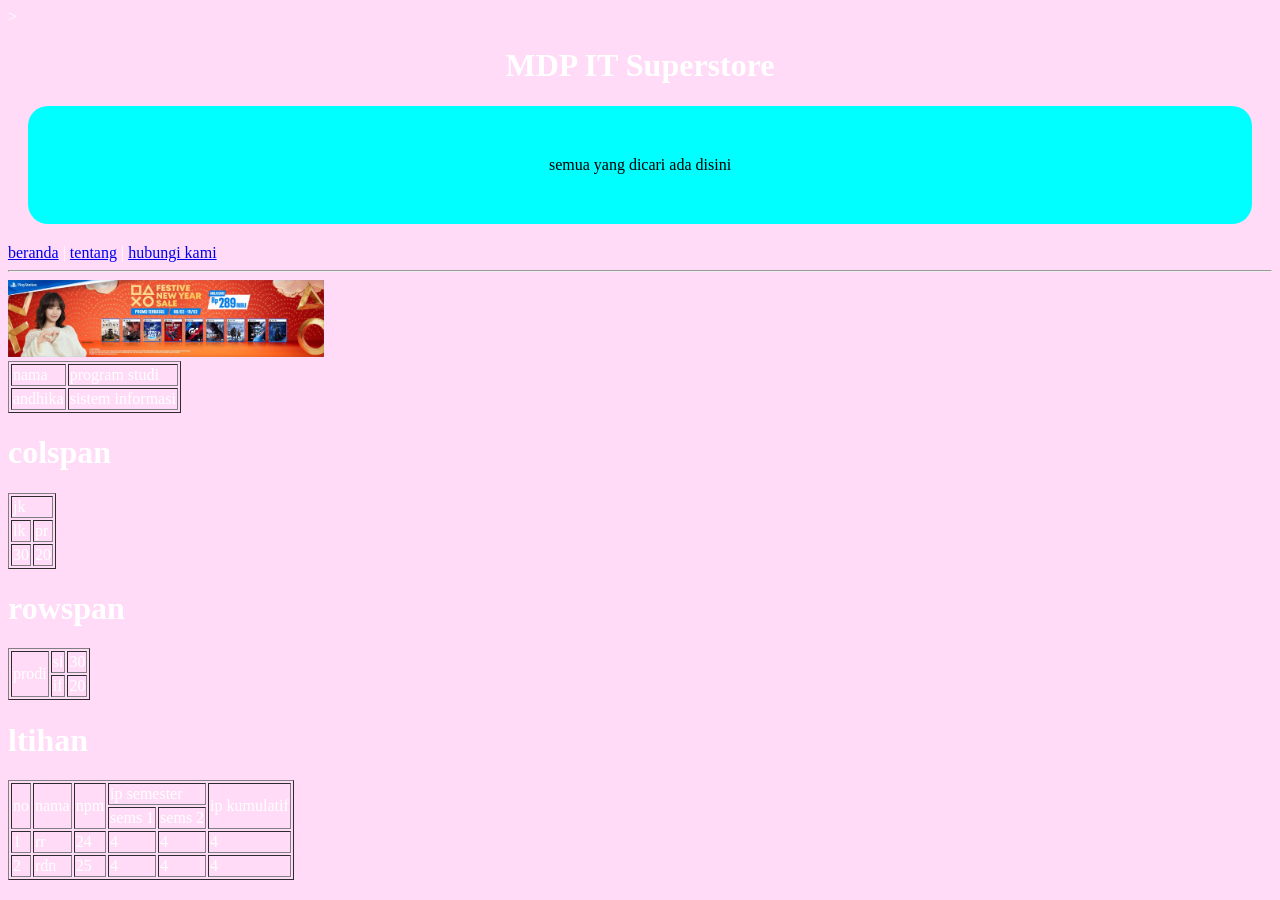
<file: index.html>
<!DOCTYPE html>
<html lang="en">
<head>
    <meta charset="UTF-8">
    <meta name="viewport" content="width=, initial-scale=1.0">
    <title>halaman utama</title>
    <link rel="stylesheet" href="css/style.css">
</head>
<body>
    <!--tag heading: h1 sd h6-->>
    <h1 class="txt-center">MDP IT Superstore</h1>
    <p class="bg-warning txt-black txt-center p-1 m-1">semua yang dicari ada disini</p>
    <!-- ini komentar, komentar tidak ditampilkan pada browser -->
     <!-- hello -->

    <!-- hyperlink -->
    <a href="index.html">beranda</a> |
    <a href="tentang.html">tentang</a> |
    <a href="hubungi.html">hubungi kami</a>

    <hr>
    
    <!-- image -->
     <img src="images/gambar.webp" alt="gambar banner" width="25%">


    <!-- tabel -->
    <table border="1">
        <!-- baris -->
         <tr>
            <!-- kolom -->
             <td>
                nama
             </td>
             <td>
                program studi
             </td>
         </tr> 
         <tr>
            <td>andhika</td>
            <td>sistem informasi</td>
         </tr>
    </table>
    <h1>colspan</h1>
    <!-- table colspan -->
    <table border="1">
        <!-- baris 1 -->
        <tr>
            <td colspan="2">jk</td>
        </tr>
        <!-- baris 2 -->
        <tr>
            <td>lk</td>
            <td>pr</td>
        </tr>
        <!-- baris 3 -->
        <tr>
            <td>30</td>
            <td>20</td>
        </tr>   
    </table>
    <h1>rowspan</h1>
    <!-- table rowspan -->
     <table border="1">
        <!-- baris 1 -->
     <tr>
        <td rowspan="2">prodi</td>
        <td>si</td>
        <td>30</td>
     </tr>
     <!-- baris 2 -->
      <tr>
        <td>if</td>
        <td>20</td>
      </tr>
      </table>
      <h1>ltihan</h1>
      <!-- contoh tugas -->
       <table border="1">
        <!-- baris 1 -->
        <tr>
            <td rowspan="2">no</td>
            <td rowspan="2">nama</td>
            <td rowspan="2">npm</td>
            <td colspan="2">ip semester</td>
            <td rowspan="2">ip kumulatif</td>
        </tr>
        <!-- baris 2 -->
        <tr>
            <td>sems 1</td>
            <td>sems 2</td>
        </tr>
        <!-- baris 3 -->
        <tr>
            <td>1</td>
            <td>rr</td>
            <td>24</td>
            <td>4</td>
            <td>4</td>
            <td>4</td>
        </tr>
        <!-- baris 4 -->
        <tr>
            <td>2</td>
            <td>rdn</td>
            <td>25</td>
            <td>4</td>
            <td>4</td>
            <td>4</td>
        </tr>





</body>
</html>
</file>
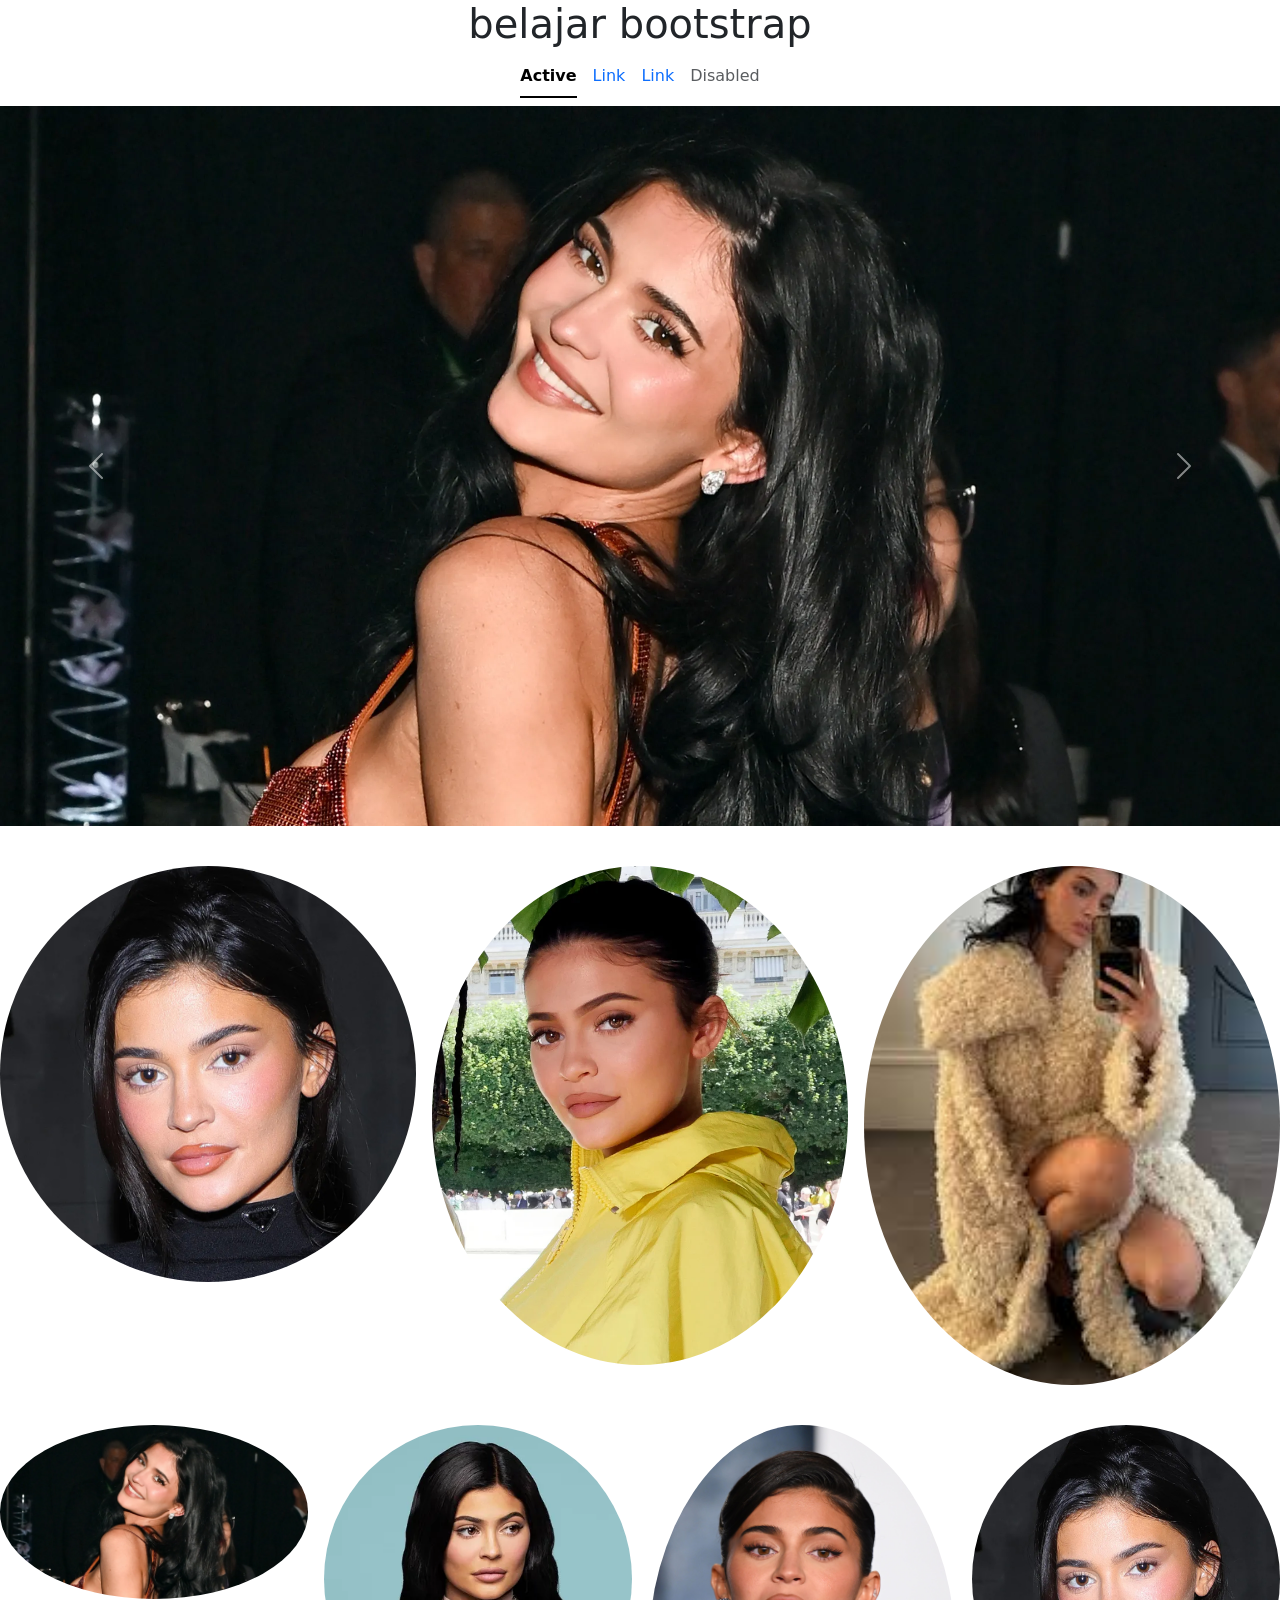
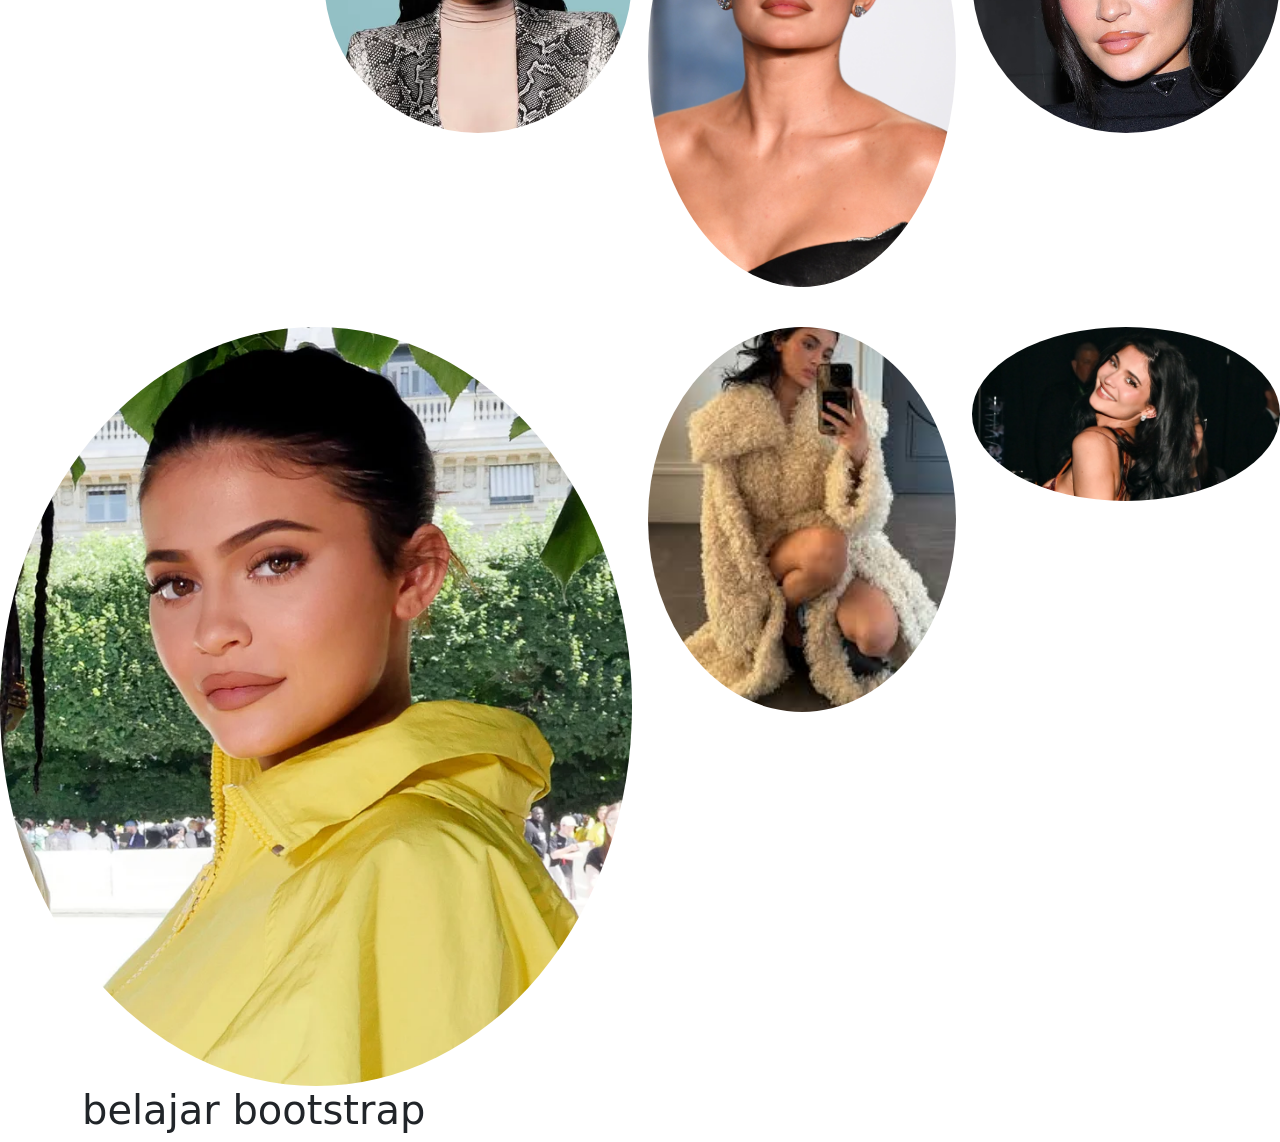
<file: bootstrap/index.html>
<!doctype html>
<html lang="en">
  <head>
    <meta charset="UTF-8" />
    <meta name="viewport" content="width=device-width, initial-scale=1.0" />
    <title>Belajar Bootstrap</title>
    <!-- bootstrap css -->
    <link
      href="https://cdn.jsdelivr.net/npm/bootstrap@5.3.8/dist/css/bootstrap.min.css"
      rel="stylesheet"
      integrity="sha384-sRIl4kxILFvY47J16cr9ZwB07vP4J8+LH7qKQnuqkuIAvNWLzeN8tE5YBujZqJLB"
      crossorigin="anonymous"
    />
  </head>

  <body>
    <div class="container-f">
      <!-- container field -->
      <h1 class="text-center">belajar bootstrap</h1>
      <ul class="nav nav-underline justify-content-center mb-2">
        <li class="nav-item">
          <a class="nav-link active" aria-current="page" href="#">Active</a>
        </li>
        <li class="nav-item">
          <a class="nav-link" href="#">Link</a>
        </li>
        <li class="nav-item">
          <a class="nav-link" href="#">Link</a>
        </li>
        <li class="nav-item">
          <a class="nav-link disabled" aria-disabled="true">Disabled</a>
        </li>
      </ul>
      <div
        id="carouselExampleAutoplaying"
        class="carousel slide"
        data-bs-ride="carousel"
      >
        <div class="carousel-inner">
          <div class="carousel-item active">
            <img src="gambar1.webp" class="d-block w-100" alt="..." />
          </div>
          <div class="carousel-item">
            <img src="gambar2.webp" class="d-block w-100" alt="..." />
          </div>
          <div class="carousel-item">
            <img src="gambar3.webp" class="d-block w-100" alt="..." />
          </div>
        </div>
        <button
          class="carousel-control-prev"
          type="button"
          data-bs-target="#carouselExampleAutoplaying"
          data-bs-slide="prev"
        >
          <span class="carousel-control-prev-icon" aria-hidden="true"></span>
          <span class="visually-hidden">Previous</span>
        </button>
        <button
          class="carousel-control-next"
          type="button"
          data-bs-target="#carouselExampleAutoplaying"
          data-bs-slide="next"
        >
          <span class="carousel-control-next-icon" aria-hidden="true"></span>
          <span class="visually-hidden">Next</span>
        </button>
      </div>
      <div class="row mt-4 g-3">
        <div class="col">
          <img
            src="gambar4.jpg"
            alt=""
            class="img-fluid rounded-circle"
            width="100%"
          />
        </div>
        <div class="col">
          <img
            src="gambar5.webp"
            alt=""
            class="img-fluid rounded-circle"
            width="100%"
          />
        </div>
        <div class="col">
          <img
            src="gambar6.jpg"
            alt=""
            class="img-fluid rounded-circle"
            width="100%"
          />
        </div>
      </div>

      <div class="row mt-4 g-3">
        <div class="col-lg-3 col-md-6">
          <img
            src="gambar1.webp"
            alt=""
            class="img-fluid rounded-circle"
            width="100%"
          />
        </div>
        <div class="col-lg-3 col-md-6">
          <img
            src="gambar2.webp"
            alt=""
            class="img-fluid rounded-circle"
            width="100%"
          />
        </div>
        <div class="col-lg-3 col-md-6">
          <img
            src="gambar3.webp"
            alt=""
            class="img-fluid rounded-circle"
            width="100%"
          />
        </div>
        <div class="col-lg-3 col-md-6">
          <img
            src="gambar4.jpg"
            alt=""
            class="img-fluid rounded-circle"
            width="100%"
          />
        </div>
      </div>

      <div class="row mt-4 g-3">
        <div class="col-lg-6 col-md-12">
          <img
            src="gambar5.webp"
            alt=""
            class="img-fluid rounded-circle"
            width="100%"
          />
        </div>
        <div class="col-lg-3 col-md-6">
          <img
            src="gambar6.jpg"
            alt=""
            class="img-fluid rounded-circle"
            width="100%"
          />
        </div>
        <div class="col-lg-3 col-md-6">
          <img
            src="gambar1.webp"
            alt=""
            class="img-fluid rounded-circle"
            width="100%"
          />
        </div>
      </div>
    </div>

    <!-- boothstrap js -->
    <script
      src="https://cdn.jsdelivr.net/npm/bootstrap@5.3.8/dist/js/bootstrap.bundle.min.js"
      integrity="sha384-FKyoEForCGlyvwx9Hj09JcYn3nv7wiPVlz7YYwJrWVcXK/BmnVDxM+D2scQbITxI"
      crossorigin="anonymous"
    ></script>
  </body>
  <div class="container">
    <!-- container field -->

    <h1>belajar bootstrap</h1>
  </div>
</html>
</file>
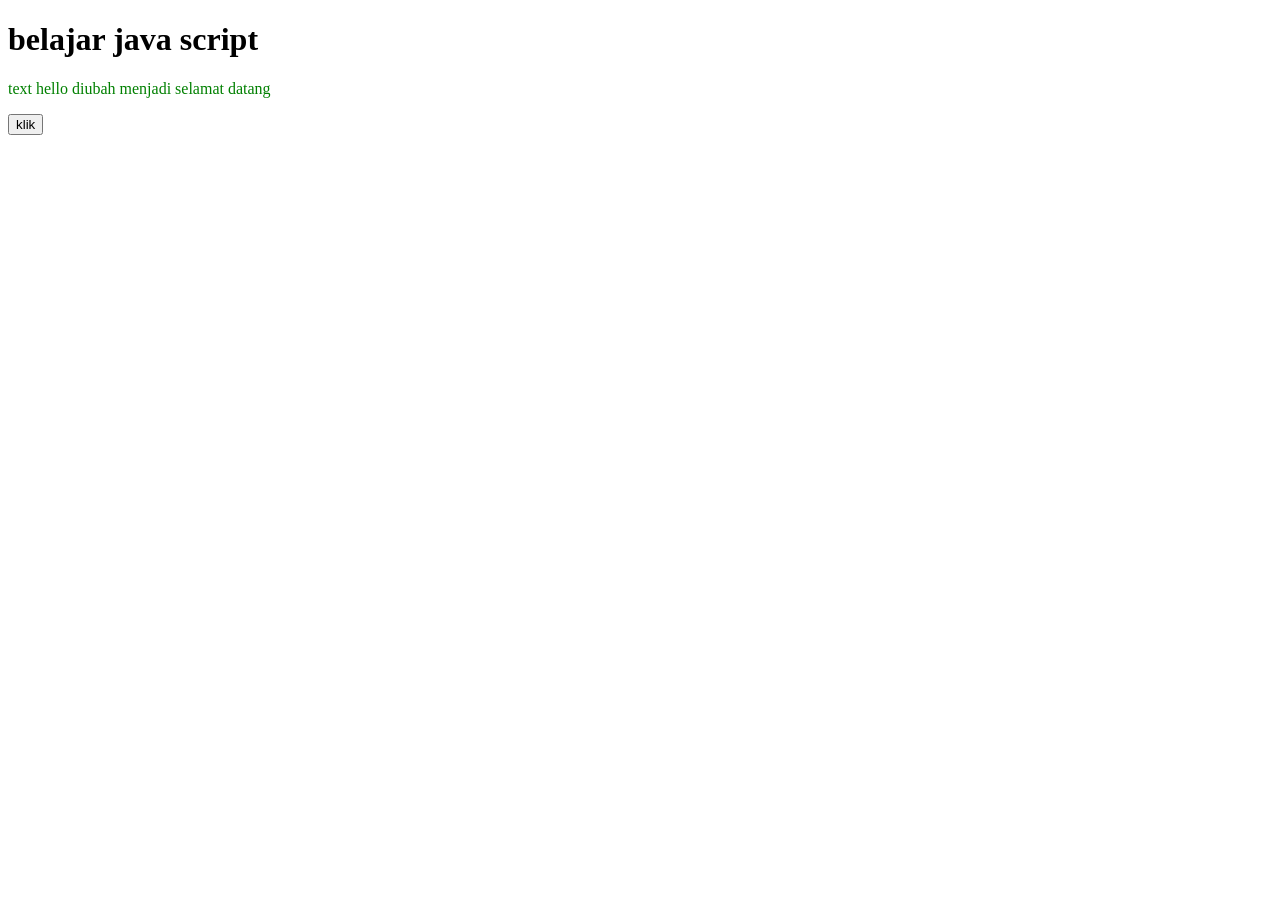
<file: javascript/index.html>
<!DOCTYPE html>
<html lang="en">
<head>
    <meta charset="UTF-8">
    <meta name="viewport" content="width=device-width, initial-scale=1.0">
    <title>belajar javascript</title>
</head>
<body>
    <h1>belajar java script</h1>
    <p id="demo">hello</p>
    

    <!-- inline js -->
     <button onclick="alert('selamat datang')">klik</button>

     <!-- inline js -->
      <script>
        //ini komentar di js
        //mengubah konten paragraf id = demo
        document.getElementById("demo").innerHTML = "text hello diubah menjadi selamat datang";

        //mengubah warna paragraf id = demo
        document.getElementById("demo").style.color = "green";

        //menampilkan pesan alert
        console.log("pesan ini dapat dilihat di console browser");
    </script>
      
    <!-- external js -->
    <script src="script.js"></script>
    
</body>
</html>
</file>
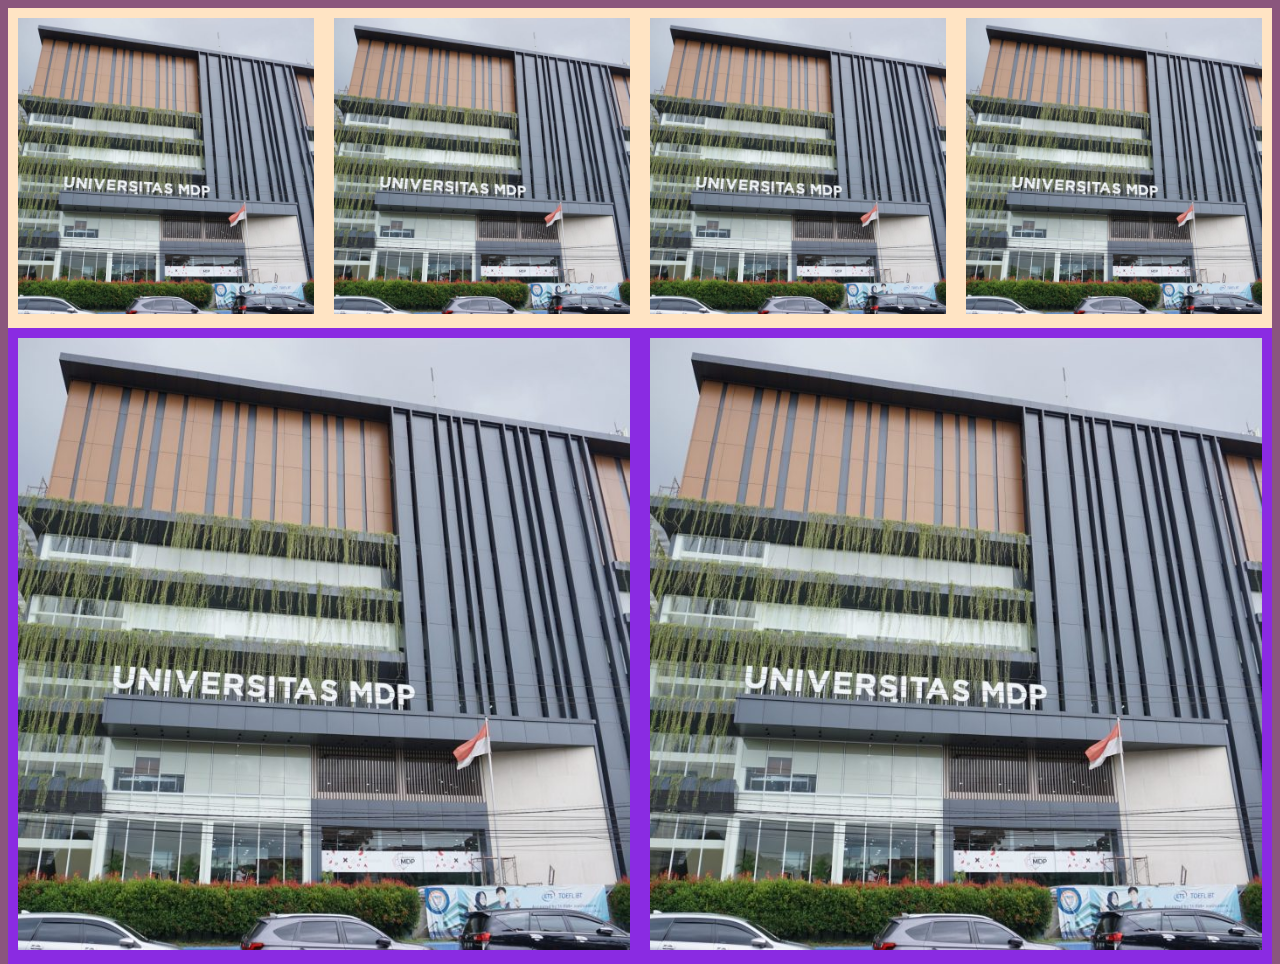
<file: rwd/index.html>
<!DOCTYPE html>
<html lang="en">
<head>
    <meta charset="UTF-8">
    <meta name="viewport" content="width=device-width, initial-scale=1.0 padding-10">
    <title>Responsive web design</title>
    <link rel="stylesheet" href="style.css">
</head>
<body>
    <div class="row">
        <div class="col-lg-25 col-md-50 padding-10"><img src="images/img.jpg" alt=""></div>
        <div class="col-lg-25 col-md-50 padding-10"><img src="images/img.jpg" alt=""></div>
        <div class="col-lg-25 col-md-50 padding-10"><img src="images/img.jpg" alt=""></div>
        <div class="col-lg-25 col-md-50 padding-10"><img src="images/img.jpg" alt=""></div>
    </div>

    <div class="row">
        <div class="col-lg-50 col-md-100 padding-10"><img src="images/img.jpg" alt=""></div>
        <div class="col-lg-50 col-md-100 padding-10"><img src="images/img.jpg" alt=""></div>
    </div>
</body>
</html>
</file>
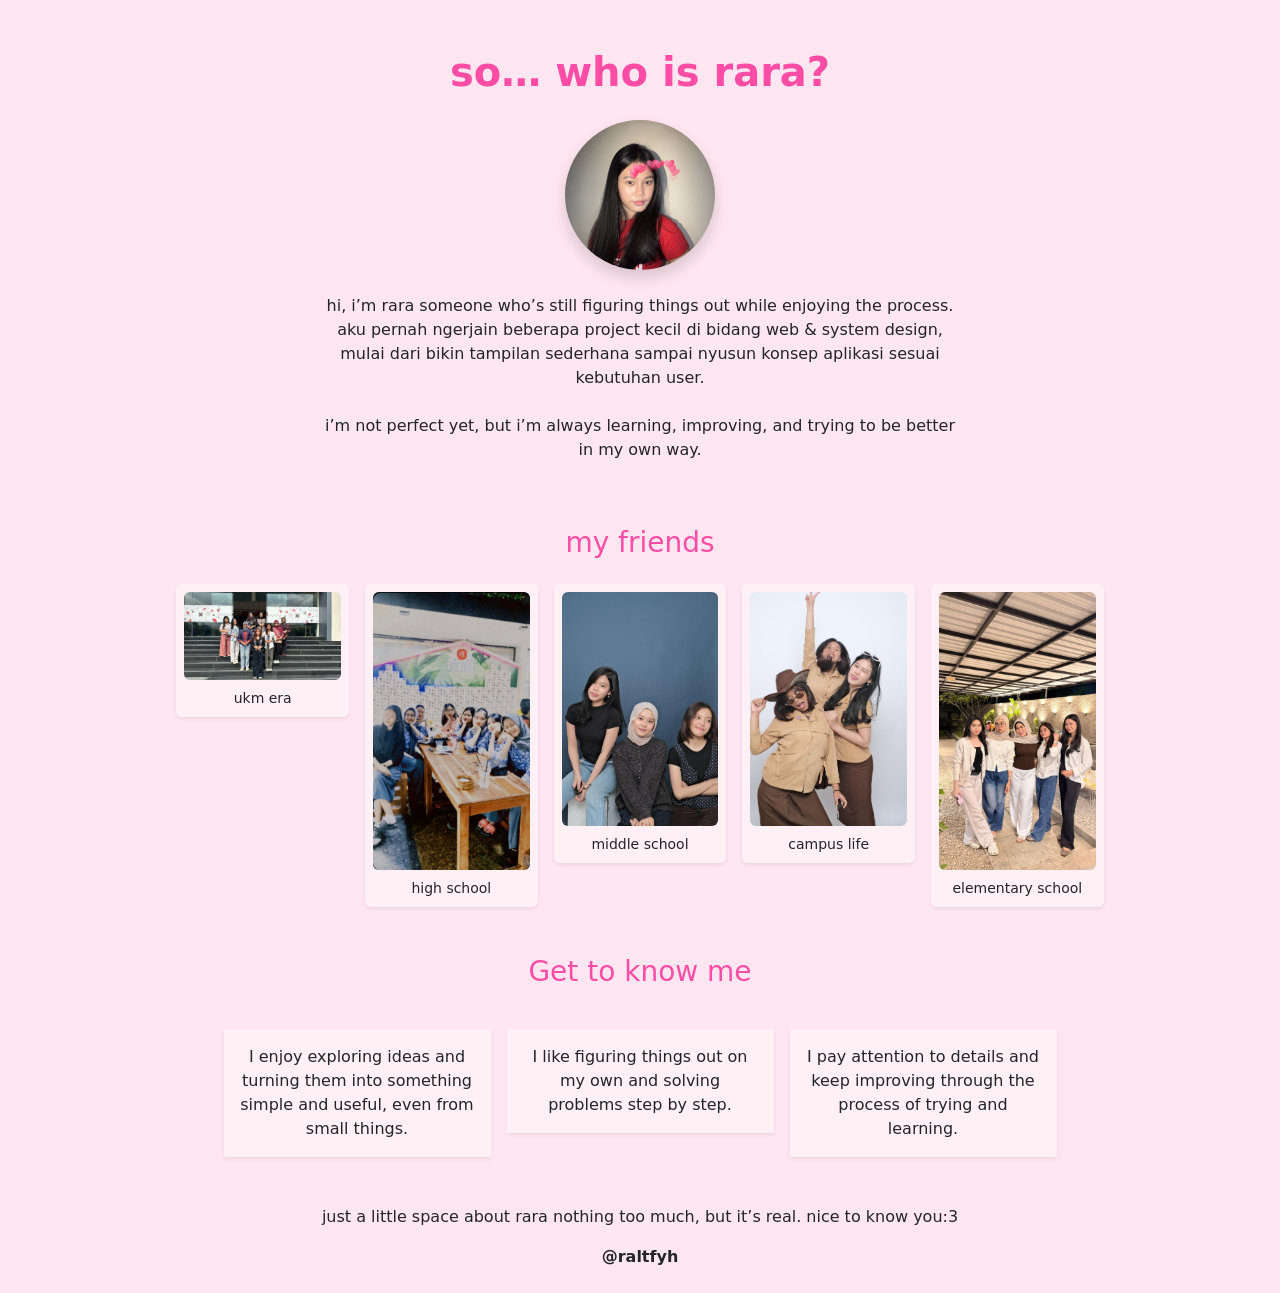
<file: tugasportofolio/index.html>
<!DOCTYPE html>
<html lang="en">
<head>
    <meta charset="UTF-8">
    <meta name="viewport" content="width=device-width, initial-scale=1.0">
    <title>Portofolio</title>
</head>
<body>
    <!doctype html>
<html lang="en">
<head>
  <meta charset="utf-8">
  <meta name="viewport" content="width=device-width, initial-scale=1">
  <title>Rara Portfolio</title>

  <!-- Bootstrap -->
  <link href="https://cdn.jsdelivr.net/npm/bootstrap@5.3.0/dist/css/bootstrap.min.css" rel="stylesheet">

  <style>
    body {
      background-color: #ffe6f0;
    }

    .txt-center {
      text-align: center;
    }

    .txt-pink {
      color: #ff4da6;
    }

    .bg-title {
      background: #ffd6e7;
      border-radius: 10px;
    }

    .card-custom {
      background: #fff0f6;
      border: none;
    }
  </style>
</head>

<body>

<!-- HERO -->
<div class="container mt-5 text-center">
  <h1 class="txt-pink fw-bold">so… who is rara?</h1>

  <img src="img1.jpeg" class="rounded-circle img-fluid mt-3 shadow"
       style="width:150px; height:150px; object-fit:cover;">

  <div class="row justify-content-center mt-4">
    <div class="col-md-7">
      <p>
        hi, i’m rara someone who’s still figuring things out while enjoying the process.
        aku pernah ngerjain beberapa project kecil di bidang web & system design,
        mulai dari bikin tampilan sederhana sampai nyusun konsep aplikasi sesuai kebutuhan user.
        <br><br>
        i’m not perfect yet, but i’m always learning, improving, and trying to be better in my own way.
      </p>
    </div>
  </div>
</div>

<!-- FRIENDS -->
<div class="container mt-5">
  <h3 class="txt-center txt-pink mb-4">my friends</h3>

  <div class="row g-3 justify-content-center">

    <div class="col-6 col-md-2">
      <div class="card card-custom text-center p-2 shadow-sm">
        <img src="img2.jpeg" class="img-fluid rounded">
        <small class="mt-2">ukm era</small>
      </div>
    </div>

    <div class="col-6 col-md-2">
      <div class="card card-custom text-center p-2 shadow-sm">
        <img src="img3.jpeg" class="img-fluid rounded">
        <small class="mt-2">high school</small>
      </div>
    </div>

    <div class="col-6 col-md-2">
      <div class="card card-custom text-center p-2 shadow-sm">
        <img src="img4.jpeg" class="img-fluid rounded">
        <small class="mt-2">middle school</small>
      </div>
    </div>

    <div class="col-6 col-md-2">
      <div class="card card-custom text-center p-2 shadow-sm">
        <img src="img5.jpeg" class="img-fluid rounded">
        <small class="mt-2">campus life</small>
      </div>
    </div>

    <div class="col-6 col-md-2">
      <div class="card card-custom text-center p-2 shadow-sm">
        <img src="img6.jpeg" class="img-fluid rounded">
        <small class="mt-2">elementary school</small>
      </div>
    </div>

  </div>
</div>


<!-- SKILLS / ABOUT -->
<div class="container mt-5">
  <h3 class="txt-center txt-pink mb-4">Get to know me</h3>

  <div class="row g-3 mt-3 justify-content-center">

    <div class="col-12 col-md-6 col-lg-3">
      <div class="p-3 card-custom shadow-sm text-center">
        I enjoy exploring ideas and turning them into something simple and useful, even from small things.
      </div>
    </div>

    <div class="col-12 col-md-6 col-lg-3">
      <div class="p-3 card-custom shadow-sm text-center">
        I like figuring things out on my own and solving problems step by step.
      </div>
    </div>

    <div class="col-12 col-md-6 col-lg-3">
      <div class="p-3 card-custom shadow-sm text-center">
        I pay attention to details and keep improving through the process of trying and learning.
      </div>
    </div>

  </div>
</div>


<div class="container mt-5 text-center mb-4">
  <p>
    just a little space about rara nothing too much, but it’s real.  
    nice to know you:3
  </p>
  <strong>@raltfyh</strong>
</div>

</body>
</html>
</file>
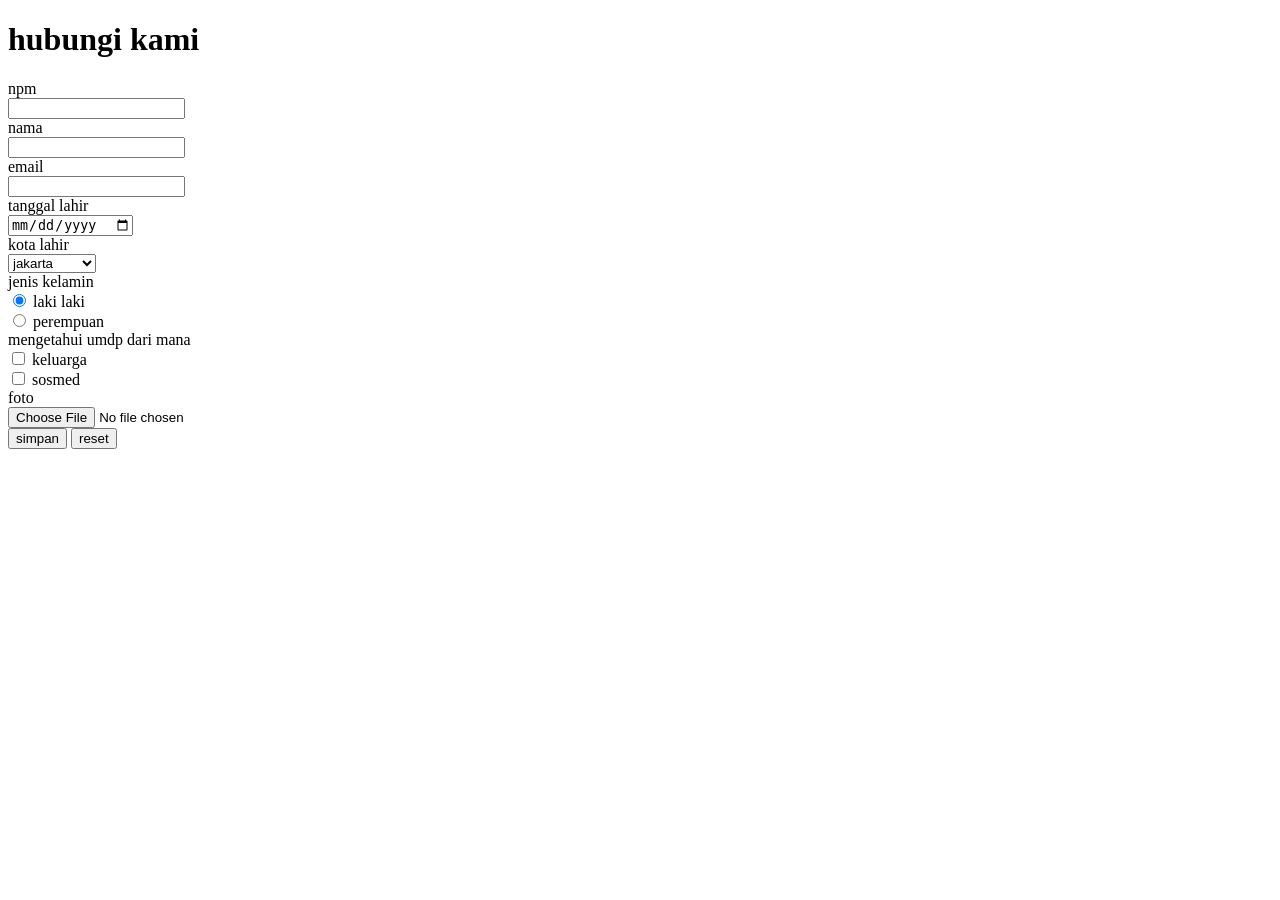
<file: hubungi.html>
<!DOCTYPE html>
<html lang="en">
<head>
    <meta charset="UTF-8">
    <meta name="viewport" content="width=device-width, initial-scale=1.0">
    <title>hubungi</title>
</head>
<body>
    <h1>hubungi kami</h1>
    <!-- form -->
     <form action="sbmit.html" method="post"></form>
         npm <br>
         <input type="text" name="npm" id="npm"> <br>
         nama <br>
         <input type="text" name="nama" id="nama"> <br>
         email <br>
         <input type="email" name="email" id="email"> <br>
         tanggal lahir <br>
         <input type="date" name="tglahir" id="tglahir"> <br>
         kota lahir <br>
         <select name="kotalahir" id="kotalahir">
             <option value="jkt">jakarta</option>
             <option value="plb">palembang</option>
             <option value="btm">batam</option>
        </select> <br>
        jenis kelamin <br>
        <input type="radio" name="radio" id="jk" value="L" checked>
        laki laki <br>
        <input type="radio" name="radio" id="jk" value="P">
        perempuan <br>
        mengetahui umdp dari mana <br>
        <input type="checkbox" name="cb1" id="cb1" value="K">
        keluarga <br>
        <input type="checkbox" name="cb2" id="cb1" value="S">
        sosmed <br>
        foto <br>
        <input type="file" name="foto" id=""> <br>
        <button type="submit">simpan</button>
        <button type="reset">reset</button>
</body>
</html>
</file>
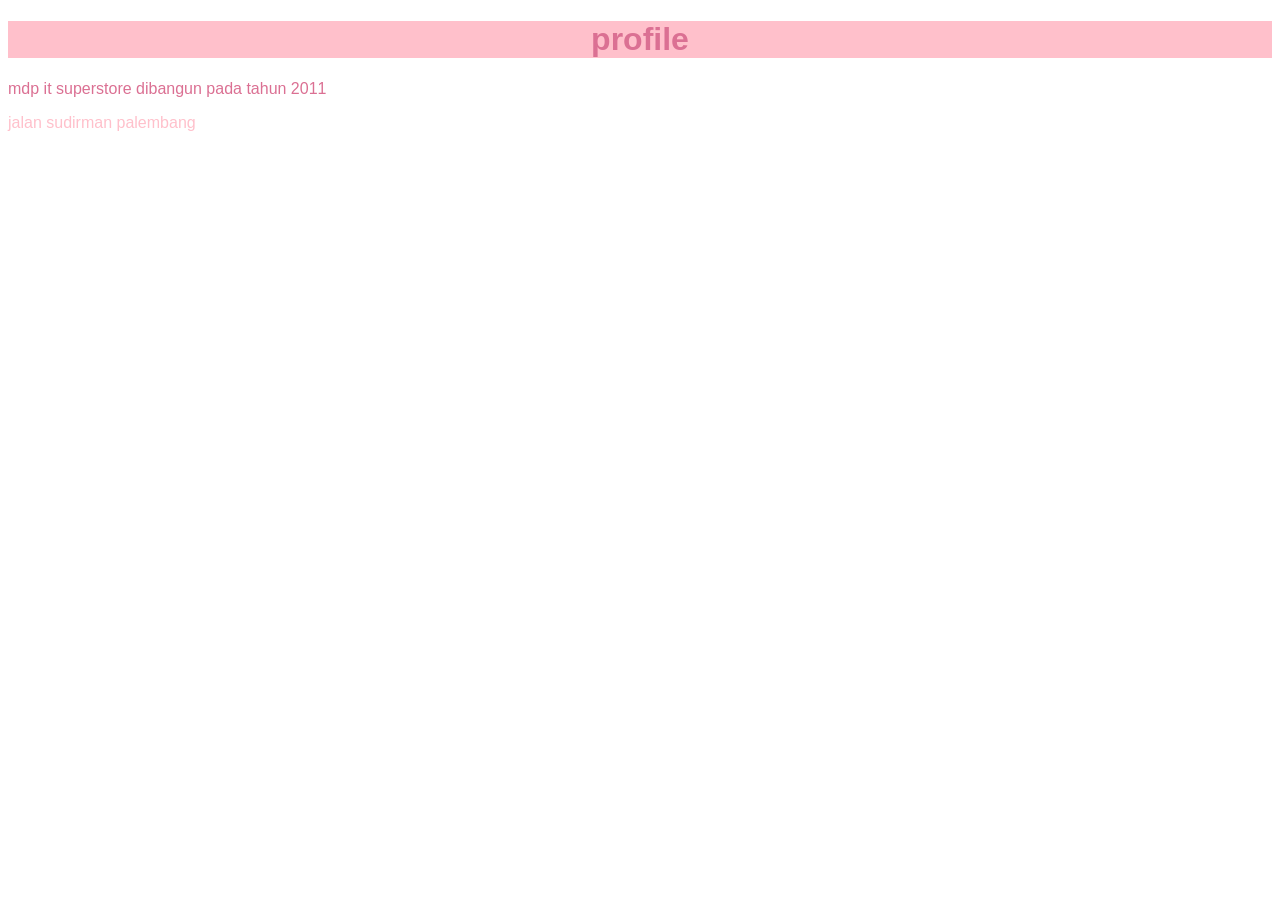
<file: profil.html>
<!DOCTYPE html>
<html lang="en">
<head>
    <meta charset="UTF-8">
    <meta name="viewport" content="width=device-width, initial-scale=1.0">
    <title>profile</title>
    <style>
        /*internal css*/
        /*elemen selector*/
        p{color: palevioletred;}
        body{font-family: 'Arial';}

        /*id selector*/
        #para1{color: pink;}

        /*class selector*/
        .bg-primary{background-color: pink;}
        .txt-center {text-align: center;}
    </style>
</head>
<body>
    <!-- inline css -->
    <h1 class= "bg-primary txt-center" style="color: palevioletred;">profile</h1>

    <p>mdp it superstore dibangun pada tahun 2011</p>
    <p id = "para1">jalan sudirman palembang</p>
    
</body>
</html>
</file>
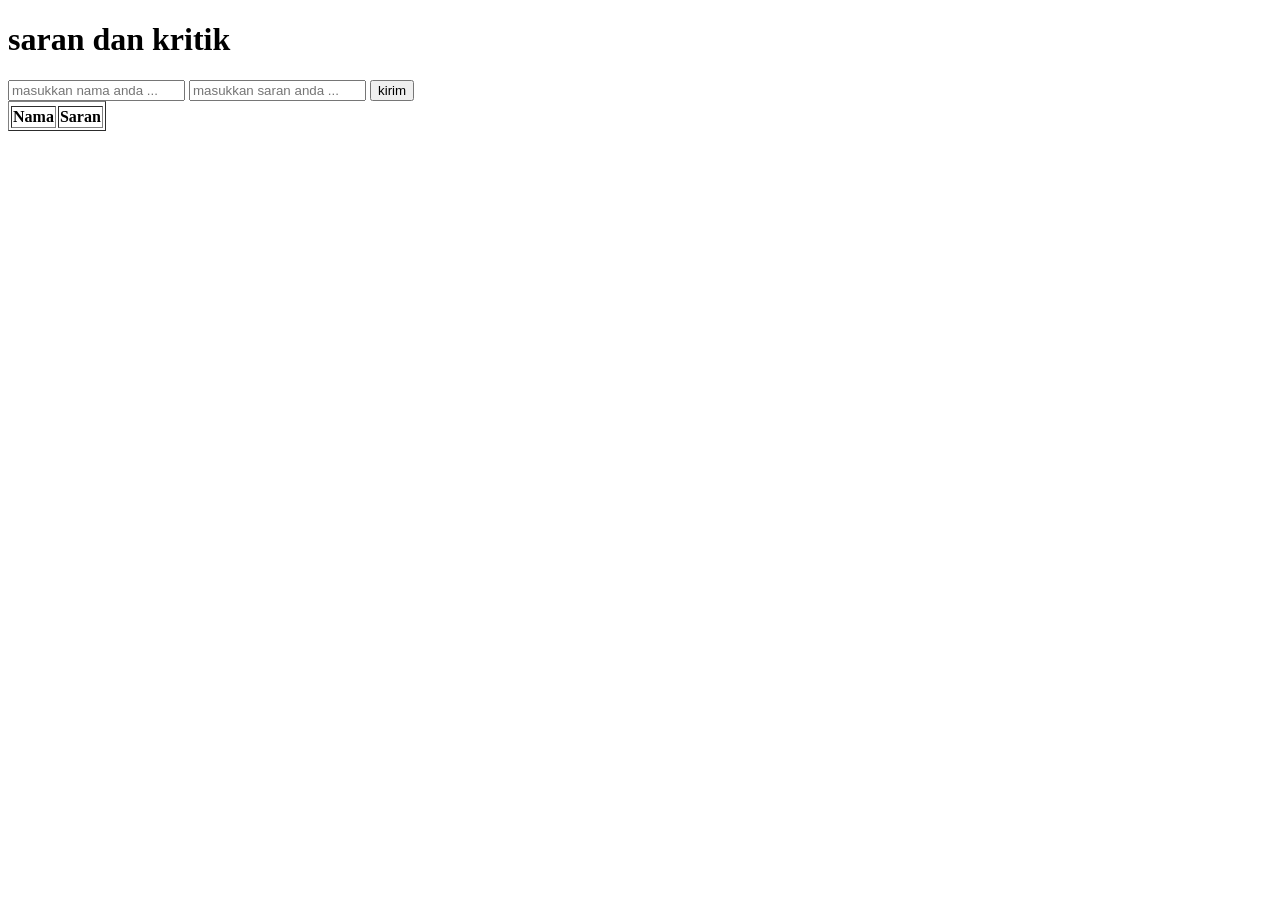
<file: javascript/pesan.html>
<!DOCTYPE html>
<html lang="en">
<head>
    <meta charset="UTF-8">
    <meta name="viewport" content="width=device-width, initial-scale=1.0">
    <title>Document</title>
</head>
<body>
    <h1>saran dan kritik</h1>
    <input type="text" id="nama" placeholder="masukkan nama anda ...">

    <!-- tambah input saran -->
    <input type="text" id="saran" placeholder="masukkan saran anda ...">

    <button onclick="kirim()">kirim</button>

    <!-- <ul id="list-pesan"></ul> -->
    <!-- jadikan table -->
    <table border="1">
        <thead>
        <tr>
            <tr>
                <th>Nama</th>
                <th>Saran</th>
            </tr>
        </thead>
        <tbody id="list-pesan"></tbody>
    </table>

    <script src="script.js"></script>
</body>
</html>
</file>
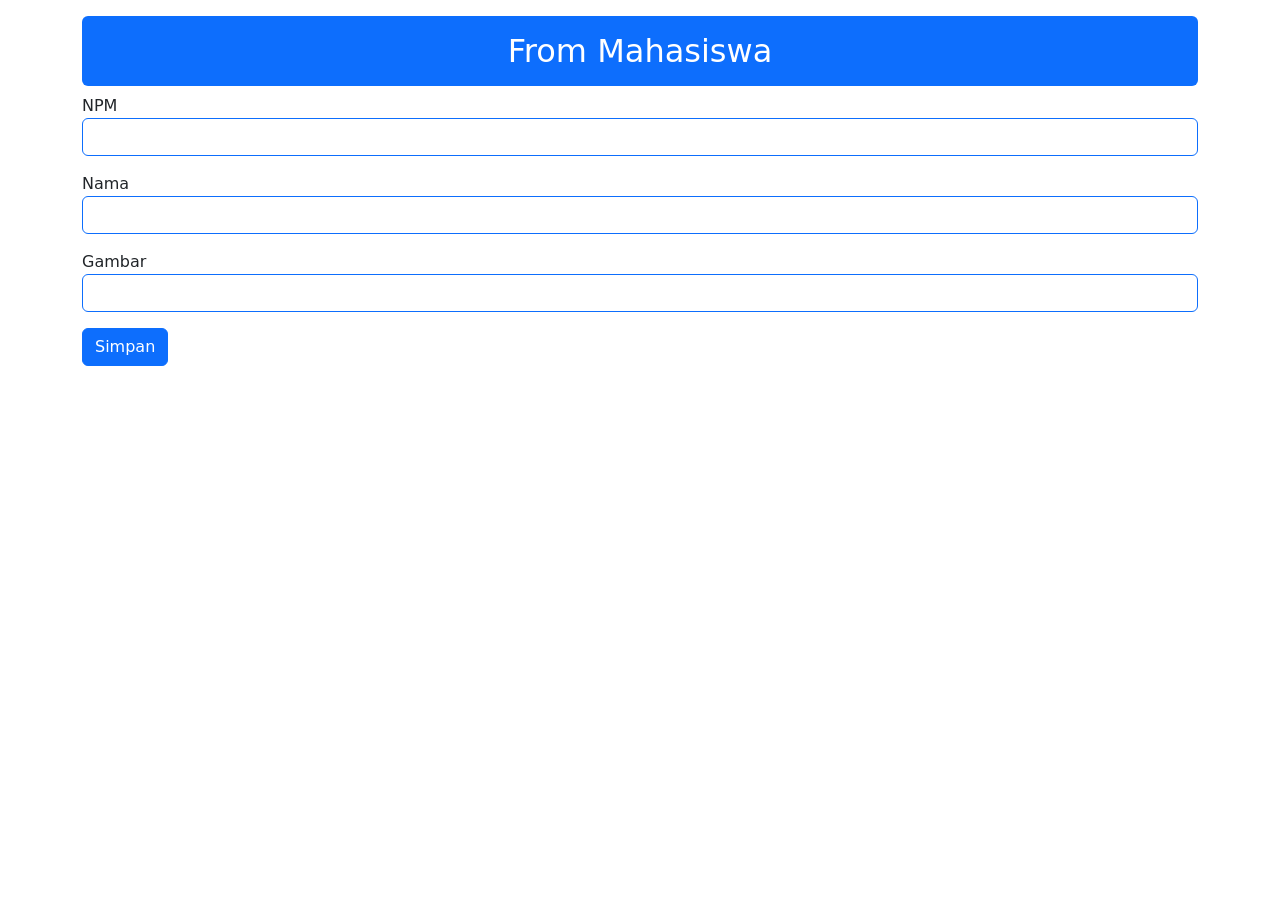
<file: localstorage/form.html>
<!DOCTYPE html>
<html lang="en">

<head>
    <meta charset="UTF-8">
    <meta name="viewport" content="width=device-width, initial-scale=1.0">
    <title>Document</title>
    <link href="https://cdn.jsdelivr.net/npm/bootstrap@5.3.8/dist/css/bootstrap.min.css" rel="stylesheet"
        integrity="sha384-sRIl4kxILFvY47J16cr9ZwB07vP4J8+LH7qKQnuqkuIAvNWLzeN8tE5YBujZqJLB" crossorigin="anonymous">
</head>

<body>
    <div class="container">
        <h2 class="text-center bg-primary text-white p-3 rounded mt-3">From Mahasiswa</h2>
        NPM 
        <input type="text" id="npm" class="form-control border-primary mb-3"> 
        Nama
        <input type="text" id="nama" class="form-control border-primary mb-3">
        Gambar
        <input type="text" id="img" class="form-control border-primary mb-3">
        <button class="btn btn-primary" onclick="simpan()">Simpan</button>

        <div id="list-mhs" class="row"></div>
    </div>

    <script src="scriptls.js"></script>
    <script src="https://cdn.jsdelivr.net/npm/bootstrap@5.3.8/dist/js/bootstrap.bundle.min.js"
        integrity="sha384-FKyoEForCGlyvwx9Hj09JcYn3nv7wiPVlz7YYwJrWVcXK/BmnVDxM+D2scQbITxI"
        crossorigin="anonymous"></script>
</body>

</html>
</file>
<file: css/style.css>
/*element selector*/
/*ereferensi web colorhunt.co*/
body{
    background-color: #ffdbf7;
    color: white;
    font-family: Verdana;
}
.txt-center{text-align: center;}
.bg-warning {background-color: aqua; border-radius: 20px;}
.txt-black {color: black;}
.p-1{padding: 50px;} /*memberi jarak sisi dalam border*/
.m-1{margin: 20px;} /*memberi jarak sisi luar border*/
</file>
<file: rwd/style.css>
*{
    box-sizing: border-box;
}
/* hp max-width: 600px*/
@media screen and (max-width:600px){
    /* element selector body */
    body{
        background-color: rgb(243, 151, 228);
    }
}
img{
    width: 100%;
}
.padding-10{
    padding:10px;
}
.row{
    clear:both;
}

/* tab min-width: 600px*/
@media screen and (min-width:600px){
    /* element selector body */
    body{
        background-color: rgb(178, 151, 184);
        text-align: center;
    }

    .col-md-50{
        width: 50%;
        float: left;
    }
    .col-md-100{
        width: 100%;
        float: left;
    }
}

/* desktop min-width: 992px*/
@media screen and (min-width:992px){
    /* element selector body */
    body{
        background-color: rgb(138, 86, 125);
    }
    
    /* class selector */
    .col-lg-25{
        background-color: bisque;
        width: 25%;
        float: left;
    }
    .col-lg-50{
        background-color: blueviolet;
        width: 50%;
        float: left;
    }
}
</file>
